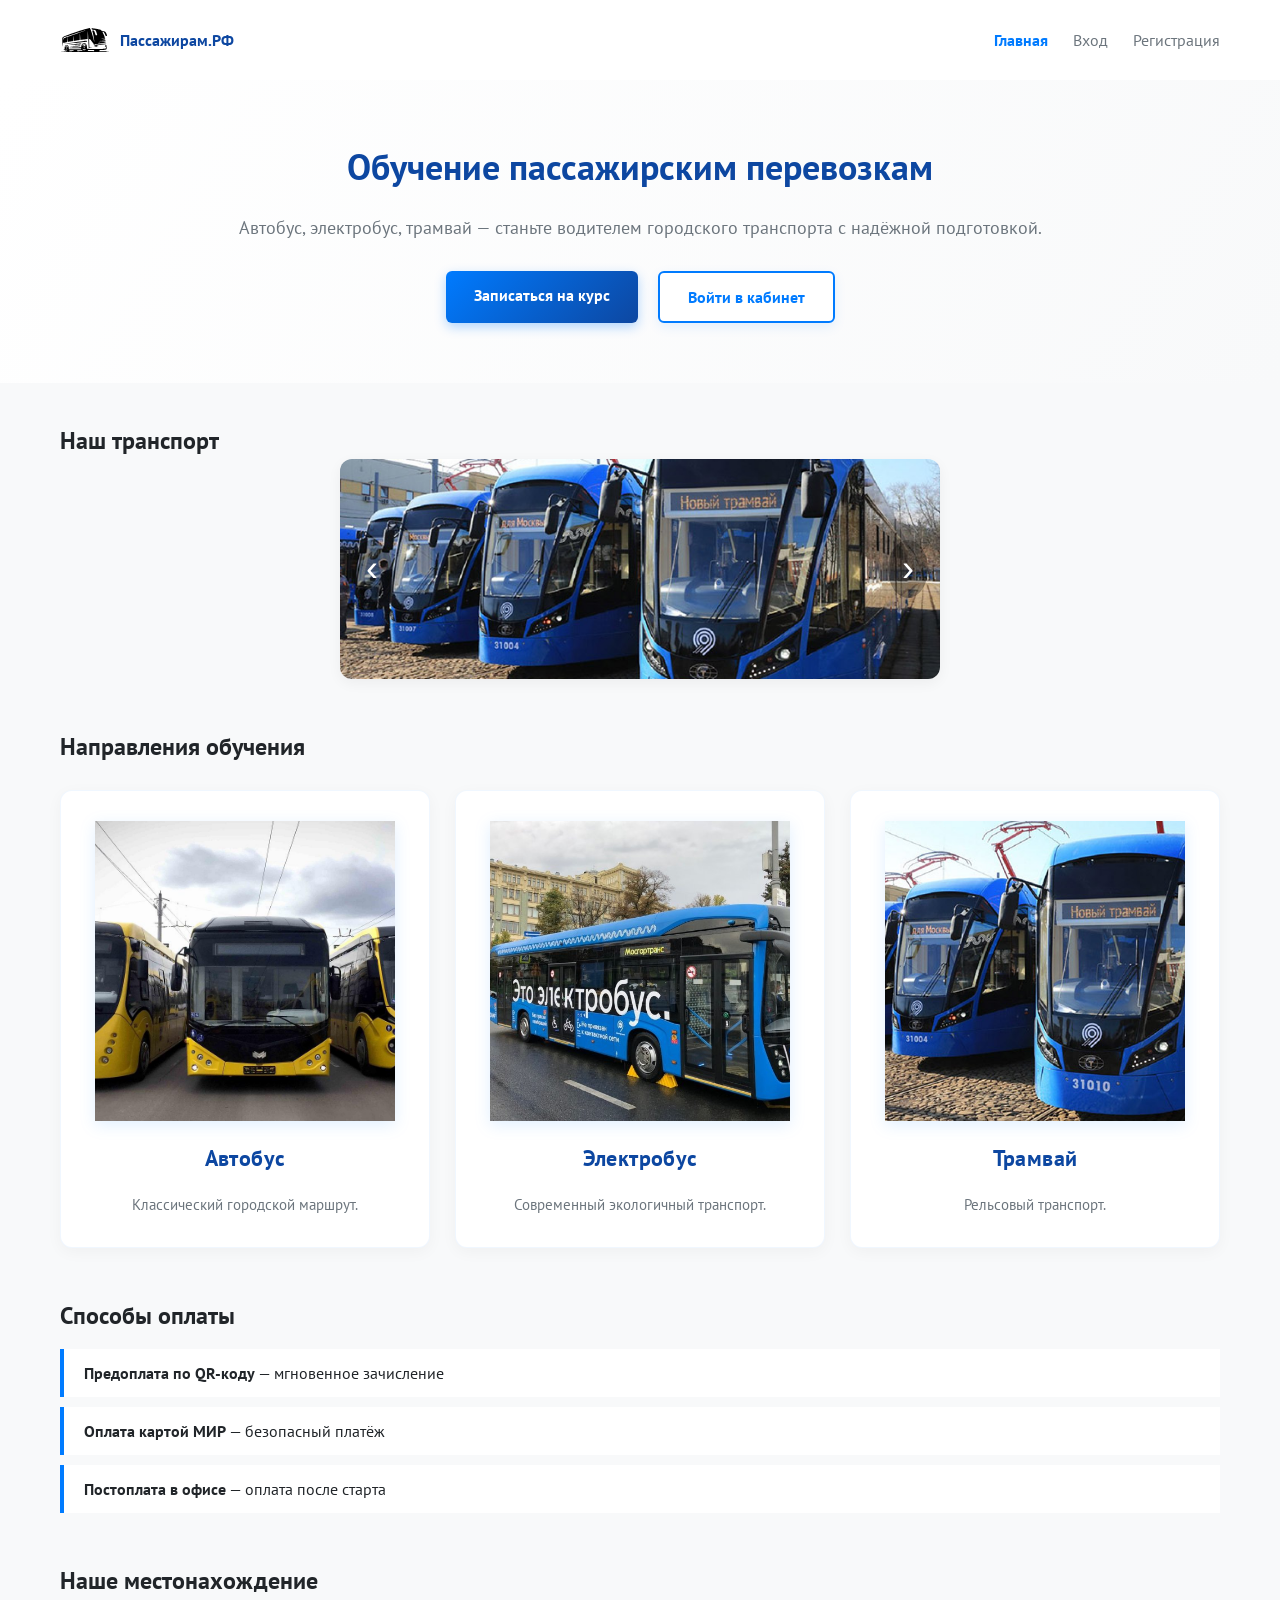
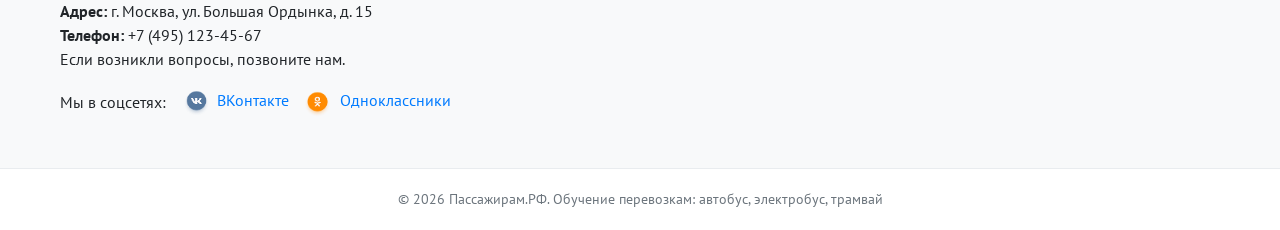
<file: васикова ПМ08/index.html>
<!doctype html>
<html lang="ru">
  <head>
    <meta charset="UTF-8" />
    <meta
      name="viewport"
      content="width=device-width, initial-scale=1.0, maximum-scale=1.0, user-scalable=yes"
    />
    <title>Пассажирам.РФ • Обучение перевозкам</title>
    <link rel="stylesheet" href="assets/css/style.css" />
  </head>
  <body class="page-index">
    <header class="header">
      <div class="container header__inner">
        <a class="logo" href="index.html">
          <img
            src="assets/img/logo-placeholder.svg"
            alt="Логотип"
            class="logo__img"
          />
          <span class="logo__text">Пассажирам.РФ</span>
        </a>
        <nav class="nav" aria-label="Основная навигация">
          <ul class="nav__list">
            <li class="nav__item">
              <a href="index.html" class="nav__link nav__link--active"
                >Главная</a
              >
            </li>
            <li class="nav__item">
              <a href="assets/login.html" class="nav__link">Вход</a>
            </li>
            <li class="nav__item">
              <a href="assets/register.html" class="nav__link">Регистрация</a>
            </li>
          </ul>
        </nav>
      </div>
    </header>

    <main>
      <section class="hero">
        <div class="container">
          <h1>Обучение пассажирским перевозкам</h1>
          <p class="hero__subtitle">
            Автобус, электробус, трамвай — станьте водителем городского
            транспорта с надёжной подготовкой.
          </p>
          <div class="hero__actions">
            <a href="assets/register.html" class="btn btn--primary btn--ripple"
              >Записаться на курс</a
            >
            <a href="assets/login.html" class="btn btn--outline btn--ripple"
              >Войти в кабинет</a
            >
          </div>
        </div>
      </section>

      <!-- Слайдер (Модуль 2) -->
      <section class="slider-section container">
        <h2>Наш транспорт</h2>
        <div class="slider" data-slider>
          <button
            class="slider__btn slider__btn--prev"
            data-slider-prev
            aria-label="Назад"
          >
            &#8249;
          </button>
          <div class="slider__track" data-slider-track>
            <div class="slider__slide">
              <img src="assets/img/slide1.jpg" alt="Автобус" />
            </div>
            <div class="slider__slide">
              <img src="assets/img/slide2.jpg" alt="Электробус" />
            </div>
            <div class="slider__slide">
              <img src="assets/img/slide3.jpg" alt="Трамвай" />
            </div>
            <div class="slider__slide">
              <img src="assets/img/slide4.jpg" alt="Учебный процесс" />
            </div>
          </div>
          <button
            class="slider__btn slider__btn--next"
            data-slider-next
            aria-label="Вперёд"
          >
            &#8250;
          </button>
        </div>
      </section>

      <section class="directions container">
        <h2>Направления обучения</h2>
        <div class="cards">
          <div class="card card--hover">
            <div class="card__icon">
              <img src="./assets/img/avtobus.jpg" alt="" />
            </div>
            <h3>Автобус</h3>
            <p>Классический городской маршрут.</p>
          </div>
          <div class="card card--hover">
            <div class="card__icon">
              <img src="./assets/img/electrobus.jpg" alt="" />
            </div>
            <h3>Электробус</h3>
            <p>Современный экологичный транспорт.</p>
          </div>
          <div class="card card--hover">
            <div class="card__icon">
              <img src="./assets/img/tramvai.jpg" alt="" />
            </div>
            <h3>Трамвай</h3>
            <p>Рельсовый транспорт.</p>
          </div>
        </div>
      </section>

      <section class="payment-info container">
        <h2>Способы оплаты</h2>
        <ul class="payment-list">
          <li class="payment-item">
            <strong>Предоплата по QR-коду</strong> — мгновенное зачисление
          </li>
          <li class="payment-item">
            <strong>Оплата картой МИР</strong> — безопасный платёж
          </li>
          <li class="payment-item">
            <strong>Постоплата в офисе</strong> — оплата после старта
          </li>
        </ul>
      </section>

      <section class="contacts container">
        <h2>Наше местонахождение</h2>
        <p><strong>Адрес:</strong> г. Москва, ул. Большая Ордынка, д. 15</p>
        <p><strong>Телефон:</strong> +7 (495) 123-45-67</p>
        <p class="contacts__note">Если возникли вопросы, позвоните нам.</p>
        <div class="social">
          <span>Мы в соцсетях:</span>
          <a href="#" class="social__link" aria-label="ВКонтакте"
            ><img src="assets/img/vk-icon.png" alt="" /> ВКонтакте</a
          >
          <a href="#" class="social__link" aria-label="Одноклассники"
            ><img src="assets/img/ok-icon.png" alt="" /> Одноклассники</a
          >
        </div>
      </section>
    </main>

    <footer class="footer">
      <div class="container footer__inner">
        <p>
          © 2026 Пассажирам.РФ. Обучение перевозкам: автобус, электробус,
          трамвай
        </p>
      </div>
    </footer>
    <script src="assets/js/app.js"></script>
  </body>
</html>
</file>
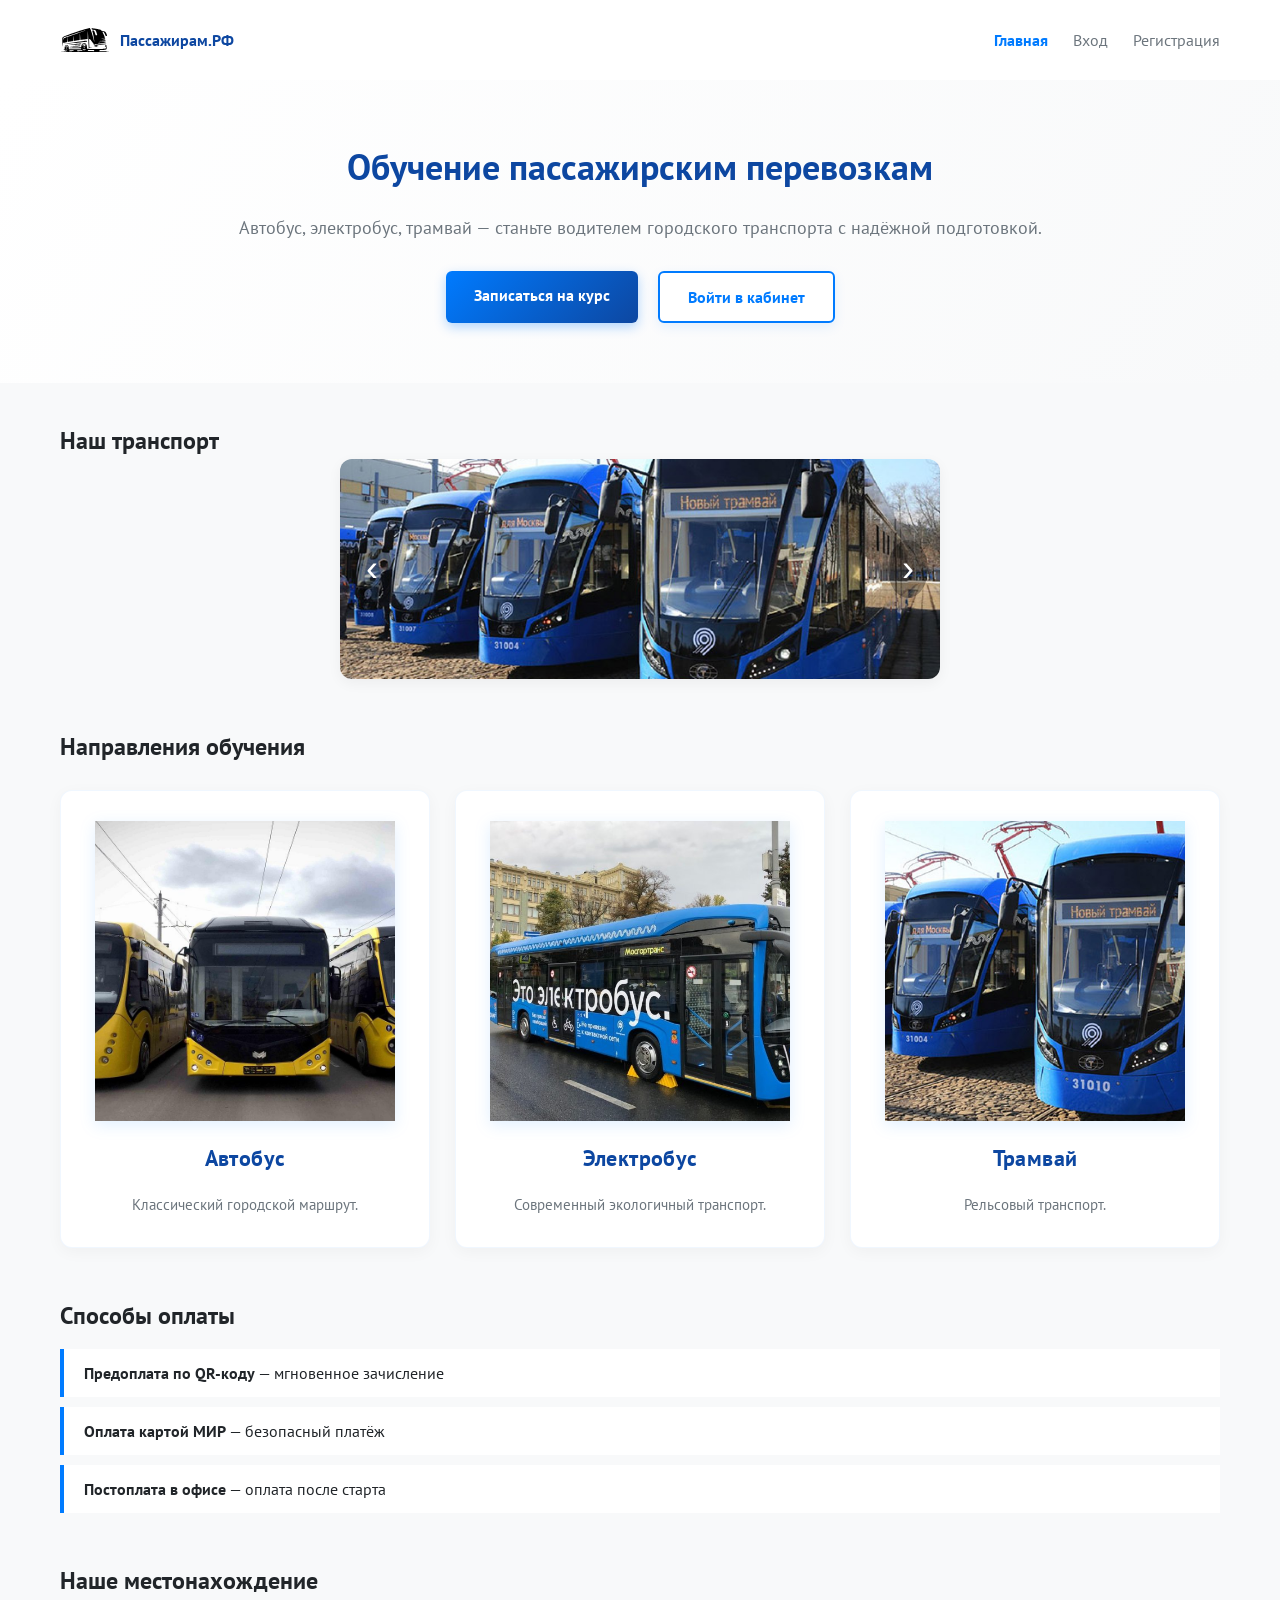
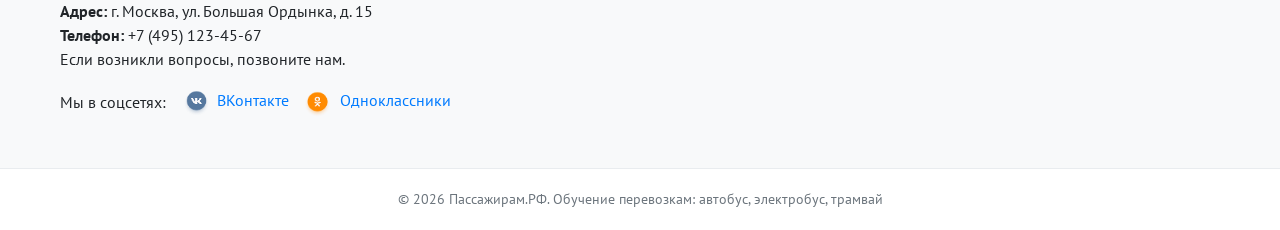
<file: васикова ПМ08/assets/admin.html>
<!doctype html>
<html lang="ru">
  <head>
    <meta charset="UTF-8" />
    <meta
      name="viewport"
      content="width=device-width, initial-scale=1.0, maximum-scale=1.0, user-scalable=yes"
    />
    <title>Админ-панель • Пассажирам.РФ</title>
    <link rel="stylesheet" href="css/style.css" />
  </head>
  <body class="page-admin">
    <header class="header">
      <div class="container header__inner">
        <a class="logo" href="../index.html"
          ><img src="img/logo-placeholder.svg" alt="" class="logo__img" /><span
            class="logo__text"
            >Пассажирам.РФ</span
          ></a
        >
        <nav class="nav">
          <ul class="nav__list">
            <li class="nav__item">
              <a href="#" id="adminLogout" class="nav__link">Выйти</a>
            </li>
          </ul>
        </nav>
      </div>
    </header>
    <main class="container admin-panel">
      <h1>Управление заявками</h1>
      <div class="admin-controls">
        <input
          type="text"
          id="adminSearch"
          placeholder="Поиск по логину или транспорту"
          class="admin-search"
        />
        <select id="adminSort" class="admin-select">
          <option value="newest">Сначала новые</option>
          <option value="oldest">Сначала старые</option>
        </select>
      </div>
      <div id="adminRequestsContainer" class="requests-list"></div>
      <div class="pagination" id="adminPagination"></div>
    </main>
    <div id="toast" class="toast"></div>
    <footer class="footer">
      <div class="container footer__inner"><p>© 2026 Пассажирам.РФ</p></div>
    </footer>
    <script src="js/app.js"></script>
  </body>
</html>
</file>
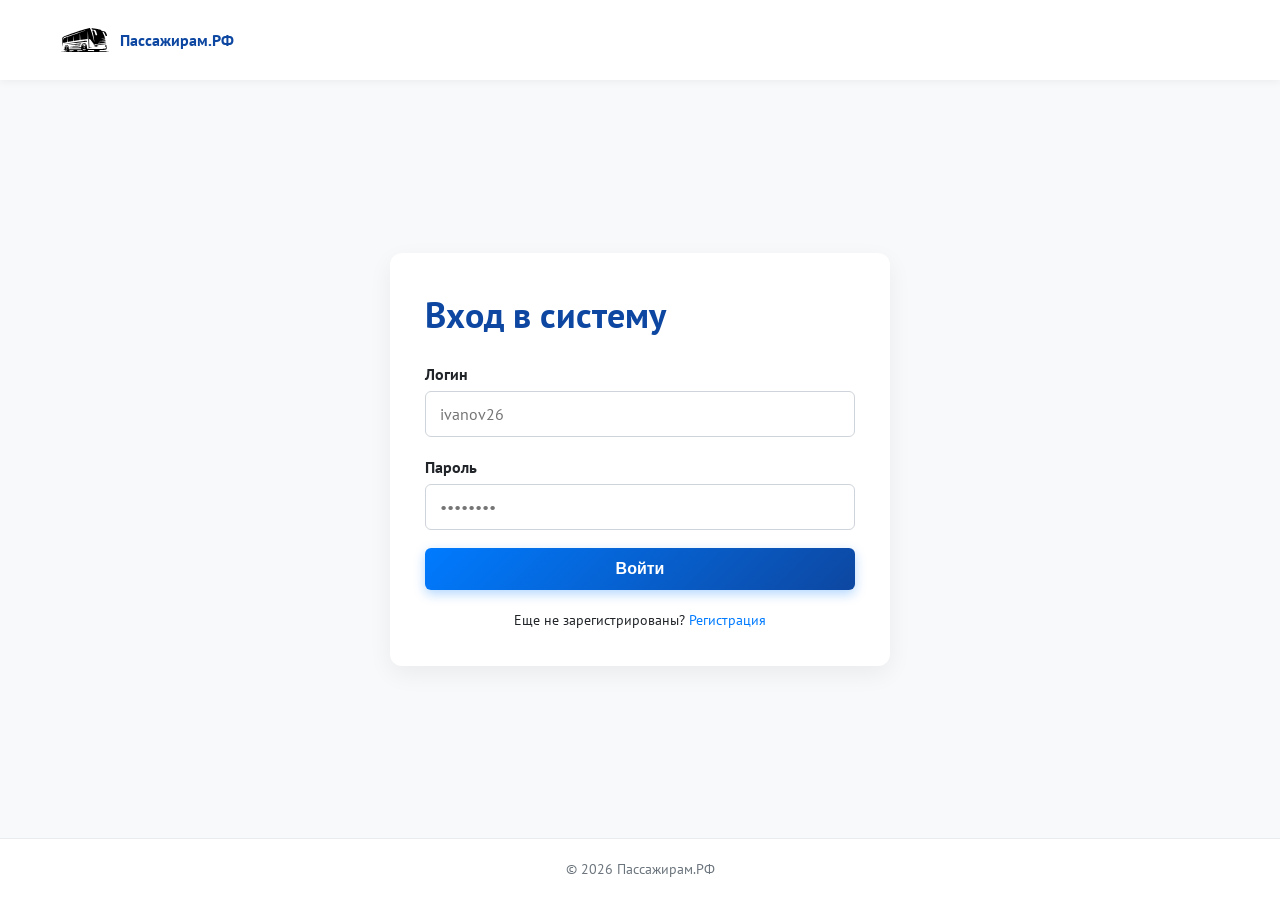
<file: васикова ПМ08/assets/dashboard.html>
<!doctype html>
<html lang="ru">
  <head>
    <meta charset="UTF-8" />
    <meta
      name="viewport"
      content="width=device-width, initial-scale=1.0, maximum-scale=1.0, user-scalable=yes"
    />
    <title>Личный кабинет • Пассажирам.РФ</title>
    <link rel="stylesheet" href="css/style.css" />
  </head>
  <body class="page-dashboard">
    <header class="header">
      <div class="container header__inner">
        <a class="logo" href="../index.html"
          ><img src="img/logo-placeholder.svg" alt="" class="logo__img" /><span
            class="logo__text"
            >Пассажирам.РФ</span
          ></a
        >
        <nav class="nav">
          <ul class="nav__list">
            <li class="nav__item">
              <a href="dashboard.html" class="nav__link nav__link--active"
                >Кабинет</a
              >
            </li>
            <li class="nav__item">
              <a href="request.html" class="nav__link">Оформить заявку</a>
            </li>
            <li class="nav__item">
              <a href="#" id="logoutBtn" class="nav__link">Выйти</a>
            </li>
          </ul>
        </nav>
      </div>
    </header>
    <main class="container dashboard">
      <h1>Личный кабинет</h1>
      <p id="userGreeting" class="dashboard__greeting">Добро пожаловать!</p>
      <section class="dashboard__section">
        <h2>Мои заявки</h2>
        <div id="userRequestsContainer" class="requests-list">
          <p>Заявок пока нет.</p>
        </div>
      </section>
      <section class="dashboard__section" id="feedbackSection">
        <h2>Оставить отзыв</h2>
        <p id="feedbackLockMessage" class="form__message"></p>
        <form
          id="feedbackForm"
          class="form form--feedback"
          style="display: none"
        >
          <div class="form__group">
            <label for="feedbackText">Ваш отзыв</label
            ><textarea id="feedbackText" rows="4"></textarea>
          </div>
          <button type="submit" class="btn btn--primary btn--ripple">
            Отправить отзыв
          </button>
          <div id="feedbackMessage" class="form__message"></div>
        </form>
      </section>
    </main>
    <footer class="footer">
      <div class="container footer__inner"><p>© 2026 Пассажирам.РФ</p></div>
    </footer>
    <script src="js/app.js"></script>
  </body>
</html>
</file>
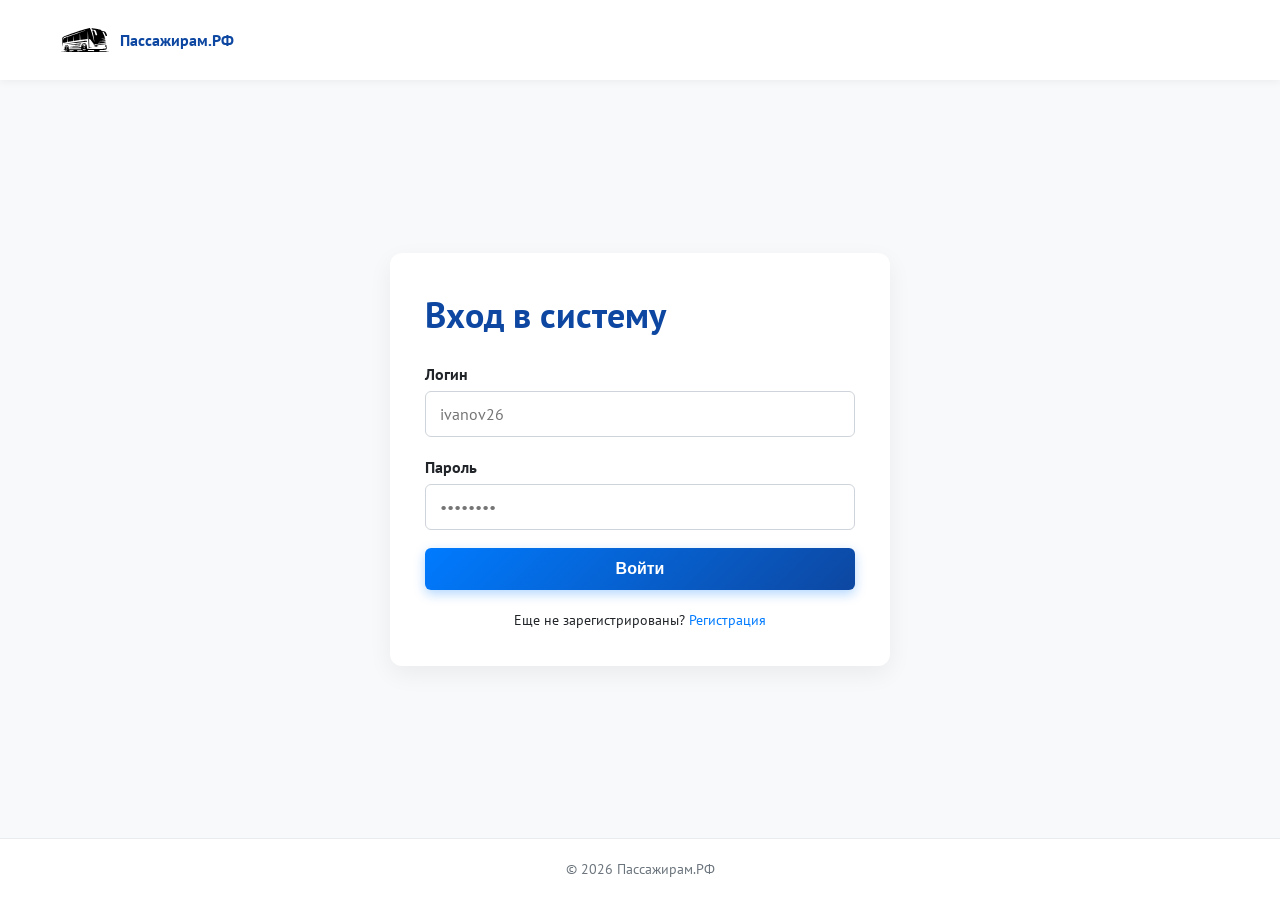
<file: васикова ПМ08/assets/login.html>
<!doctype html>
<html lang="ru">
  <head>
    <meta charset="UTF-8" />
    <meta
      name="viewport"
      content="width=device-width, initial-scale=1.0, maximum-scale=1.0, user-scalable=yes"
    />
    <title>Вход • Пассажирам.РФ</title>
    <link rel="stylesheet" href="css/style.css" />
  </head>
  <body class="page-auth">
    <header class="header">
      <div class="container header__inner">
        <a class="logo" href="../index.html"
          ><img src="img/logo-placeholder.svg" alt="" class="logo__img" /><span
            class="logo__text"
            >Пассажирам.РФ</span
          ></a
        >
      </div>
    </header>
    <main class="auth-container">
      <form id="loginForm" class="form form--animated" novalidate>
        <h1>Вход в систему</h1>
        <div class="form__group">
          <label for="login">Логин</label>
          <input
            type="text"
            id="login"
            name="login"
            placeholder="ivanov26"
            required
          />
          <span class="form__hint" data-hint="login"></span>
        </div>
        <div class="form__group">
          <label for="password">Пароль</label>
          <input
            type="password"
            id="password"
            name="password"
            placeholder="••••••••"
            required
          />
          <span class="form__hint" data-hint="password"></span>
        </div>
        <div id="loginMessage" class="form__message"></div>
        <button type="submit" class="btn btn--primary btn--full btn--ripple">
          Войти
        </button>
        <p class="form__switch">
          Еще не зарегистрированы? <a href="register.html">Регистрация</a>
        </p>
      </form>
    </main>
    <footer class="footer">
      <div class="container footer__inner"><p>© 2026 Пассажирам.РФ</p></div>
    </footer>
    <script src="js/app.js"></script>
  </body>
</html>
</file>
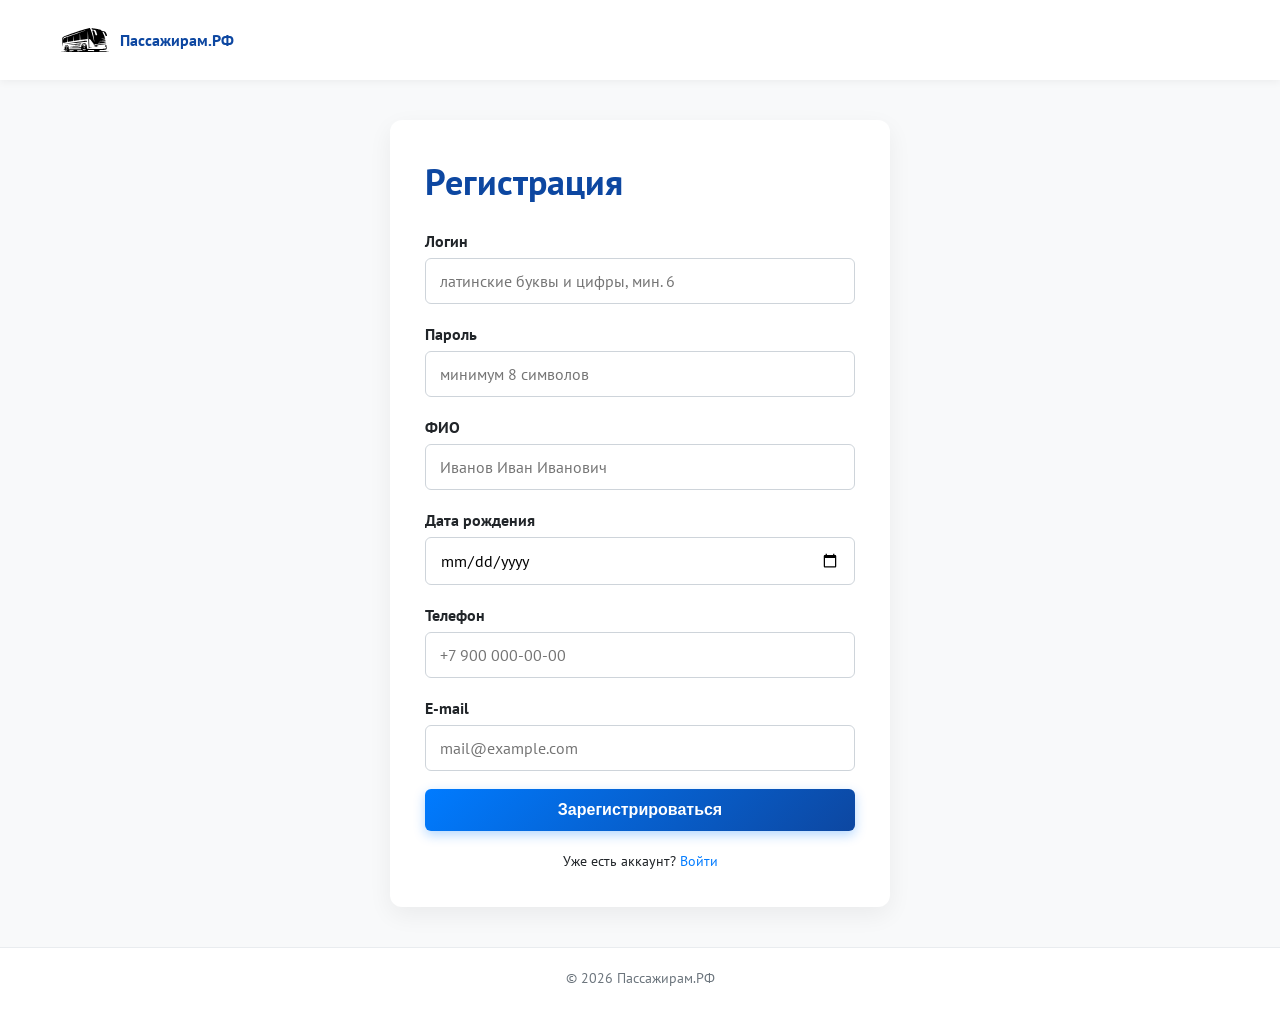
<file: васикова ПМ08/assets/register.html>
<!doctype html>
<html lang="ru">
  <head>
    <meta charset="UTF-8" />
    <meta
      name="viewport"
      content="width=device-width, initial-scale=1.0, maximum-scale=1.0, user-scalable=yes"
    />
    <title>Регистрация • Пассажирам.РФ</title>
    <link rel="stylesheet" href="css/style.css" />
  </head>
  <body class="page-auth">
    <header class="header">
      <div class="container header__inner">
        <a class="logo" href="../index.html"
          ><img src="img/logo-placeholder.svg" alt="" class="logo__img" /><span
            class="logo__text"
            >Пассажирам.РФ</span
          ></a
        >
      </div>
    </header>
    <main class="auth-container">
      <form id="registerForm" class="form form--animated" novalidate>
        <h1>Регистрация</h1>
        <div class="form__group">
          <label for="regLogin">Логин</label
          ><input
            type="text"
            id="regLogin"
            placeholder="латинские буквы и цифры, мин. 6"
            required
          /><span class="form__hint" data-hint="regLogin"></span>
        </div>
        <div class="form__group">
          <label for="regPassword">Пароль</label
          ><input
            type="password"
            id="regPassword"
            placeholder="минимум 8 символов"
            required
          /><span class="form__hint" data-hint="regPassword"></span>
        </div>
        <div class="form__group">
          <label for="fullName">ФИО</label
          ><input
            type="text"
            id="fullName"
            placeholder="Иванов Иван Иванович"
            required
          /><span class="form__hint" data-hint="fullName"></span>
        </div>
        <div class="form__group">
          <label for="birthDate">Дата рождения</label
          ><input type="date" id="birthDate" required />
        </div>
        <div class="form__group">
          <label for="phone">Телефон</label
          ><input
            type="tel"
            id="phone"
            placeholder="+7 900 000-00-00"
            required
          />
        </div>
        <div class="form__group">
          <label for="email">E-mail</label
          ><input
            type="email"
            id="email"
            placeholder="mail@example.com"
            required
          />
        </div>
        <div id="regMessage" class="form__message"></div>
        <button type="submit" class="btn btn--primary btn--full btn--ripple">
          Зарегистрироваться
        </button>
        <p class="form__switch">
          Уже есть аккаунт? <a href="login.html">Войти</a>
        </p>
      </form>
    </main>
    <footer class="footer">
      <div class="container footer__inner"><p>© 2026 Пассажирам.РФ</p></div>
    </footer>
    <script src="js/app.js"></script>
  </body>
</html>
</file>
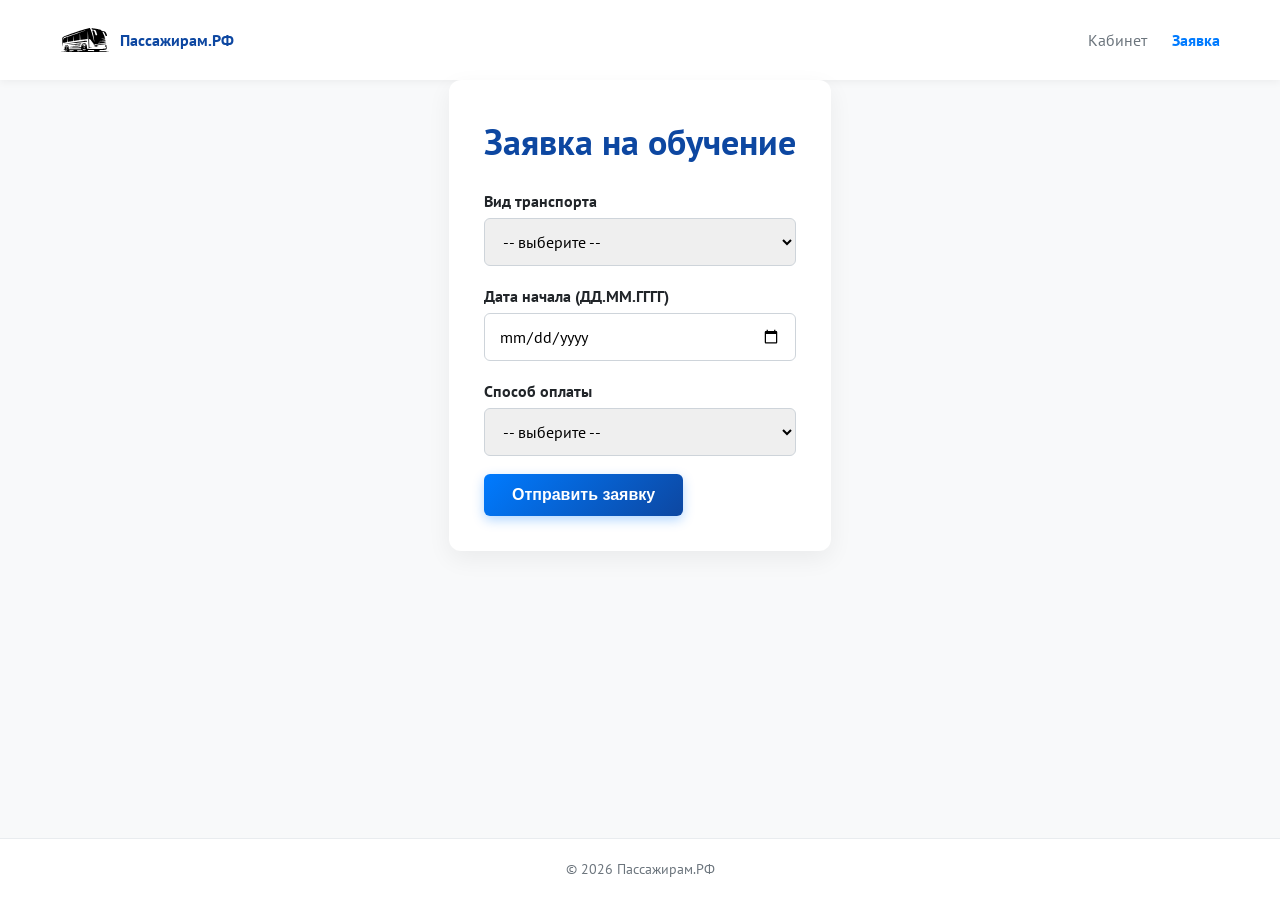
<file: васикова ПМ08/assets/request.html>
<!doctype html>
<html lang="ru">
  <head>
    <meta charset="UTF-8" />
    <meta
      name="viewport"
      content="width=device-width, initial-scale=1.0, maximum-scale=1.0, user-scalable=yes"
    />
    <title>Оформление заявки • Пассажирам.РФ</title>
    <link rel="stylesheet" href="css/style.css" />
  </head>
  <body class="page-request">
    <header class="header">
      <div class="container header__inner">
        <a class="logo" href="../index.html"
          ><img src="img/logo-placeholder.svg" alt="" class="logo__img" /><span
            class="logo__text"
            >Пассажирам.РФ</span
          ></a
        >
        <nav class="nav">
          <ul class="nav__list">
            <li class="nav__item">
              <a href="dashboard.html" class="nav__link">Кабинет</a>
            </li>
            <li class="nav__item">
              <a href="request.html" class="nav__link nav__link--active"
                >Заявка</a
              >
            </li>
          </ul>
        </nav>
      </div>
    </header>
    <main class="container">
      <form
        id="requestForm"
        class="form form--request form--animated"
        novalidate
      >
        <h1>Заявка на обучение</h1>
        <div class="form__group">
          <label for="transportType">Вид транспорта</label
          ><select id="transportType" required>
            <option value="">-- выберите --</option>
            <option value="Автобус">Автобус</option>
            <option value="Электробус">Электробус</option>
            <option value="Трамвай">Трамвай</option>
          </select>
        </div>
      <div class="form__group">
  <label for="startDate">Дата начала (ДД.ММ.ГГГГ)</label>
  <input type="date" id="startDate" required>
  <span class="form__hint" data-hint="startDate"></span>
</div>
        <div class="form__group">
          <label for="paymentMethod">Способ оплаты</label
          ><select id="paymentMethod" required>
            <option value="">-- выберите --</option>
            <option value="Предоплата по QR-коду">Предоплата по QR-коду</option>
            <option value="Оплата картой МИР">Оплата картой МИР</option>
            <option value="Постоплата в офисе">
              Постоплата в офисе организации
            </option>
          </select>
        </div>
        <div id="requestMessage" class="form__message"></div>
        <button type="submit" class="btn btn--primary btn--ripple">
          Отправить заявку
        </button>
      </form>
    </main>
    <footer class="footer">
      <div class="container footer__inner"><p>© 2026 Пассажирам.РФ</p></div>
    </footer>
    <script src="js/app.js"></script>
  </body>
</html>
</file>
<file: васикова ПМ08/assets/css/style.css>
@import url("https://fonts.googleapis.com/css2?family=PT+Sans:ital,wght@0,400;0,700;1,400;1,700&display=swap");

* {
  margin: 0;
  padding: 0;
  box-sizing: border-box;
}
body {
  font-family: "PT Sans", sans-serif;
  font-size: 16px;
  background: #f8f9fa;
  color: #212529;
  line-height: 1.5;
  display: flex;
  flex-direction: column;
  min-height: 100vh;
}
h1 {
  font-weight: 700;
  font-size: 36px;
  margin-bottom: 20px;
  color: #0d47a1;
}
h2,
h3 {
  font-weight: 700;
}
h2 {
  font-size: 24px;
}
h3 {
  font-size: 18px;
}
.container {
  max-width: 1200px;
  margin: 0 auto;
  padding: 0 20px;
}
a {
  color: #007bff;
  text-decoration: none;
}
a:hover {
  text-decoration: underline;
}
.header {
  background: #ffffff;
  box-shadow: 0 2px 8px rgba(0, 0, 0, 0.05);
  padding: 15px 0;
}
.header__inner {
  display: flex;
  justify-content: space-between;
  align-items: center;
  flex-wrap: wrap;
}
.logo {
  display: flex;
  align-items: center;
  gap: 10px;
  color: #0d47a1;
  font-weight: 700;
}
.logo__img {
  width: 50px;
  height: 50px;


}
.nav__list {
  display: flex;
  list-style: none;
  gap: 25px;
}
.nav__link {
  color: #6c757d;
  padding: 5px 0;
  transition: color 0.2s;
}
.nav__link--active,
.nav__link:hover {
  color: #007bff;
  font-weight: 700;
}
.btn {
  display: inline-block;
  padding: 12px 28px;
  border-radius: 6px;
  font-weight: 700;
  font-size: 16px;
  border: none;
  cursor: pointer;
  text-align: center;
  transition: 0.3s ease;
  position: relative;
  overflow: hidden;
}

/* Основная кнопка с градиентом */
.btn--primary {
  background: linear-gradient(135deg, #007bff 0%, #0d47a1 100%);
  color: #ffffff;
  box-shadow: 0 4px 12px rgba(0, 123, 255, 0.3);
}
.btn--primary:hover {
  background: linear-gradient(135deg, #0d47a1 0%, #007bff 100%);
  box-shadow: 0 6px 18px rgba(13, 71, 161, 0.4);
  transform: translateY(-2px);
}
.btn--primary:active {
  transform: translateY(0);
  box-shadow: 0 2px 6px rgba(0, 123, 255, 0.3);
}

/* Контурная кнопка с градиентной рамкой */
.btn--outline {
  background: #ffffff;
  color: #007bff;
  border: 2px solid #007bff;
  box-shadow: 0 4px 12px rgba(0, 123, 255, 0.1);
}
.btn--outline:hover {
  background: linear-gradient(135deg, #007bff 0%, #0d47a1 100%);
  color: #ffffff;
  border-color: transparent;
  box-shadow: 0 6px 18px rgba(13, 71, 161, 0.4);
  transform: translateY(-2px);
}
.btn--outline:active {
  transform: translateY(0);
  box-shadow: 0 2px 6px rgba(0, 123, 255, 0.2);
}

/* Широкая кнопка */
.btn--full {
  width: 100%;
}

/* Ripple-эффект */
.btn--ripple::after {
  content: '';
  position: absolute;
  top: 50%;
  left: 50%;
  width: 0;
  height: 0;
  border-radius: 50%;
  background: rgba(255, 255, 255, 0.4);
  transform: translate(-50%, -50%);
  transition: width 0.6s, height 0.6s;
}
.btn--ripple:active::after {
  width: 300px;
  height: 300px;
}
.hero {
  background: linear-gradient(120deg, #ffffff 0%, #f8f9fa 100%);
  padding: 60px 0;
  text-align: center;
}
.hero__subtitle {
  font-size: 18px;
  color: #6c757d;
  margin-bottom: 30px;
}
.hero__actions {
  display: flex;
  gap: 20px;
  justify-content: center;
  flex-wrap: wrap;
}
.slider-section {
  margin: 40px auto;
}
.slider {
  position: relative;
  overflow: hidden;
  border-radius: 12px;
  background: #fff;
  box-shadow: 0 4px 14px rgba(0,0,0,0.05);
  max-width: 600px;
  margin: 0 auto;
}
.slider__track {
  display: flex;
  transition: transform 0.4s ease;
}
.slider__slide {
  min-width: 100%;
}
.slider__slide img {
  width: 100%;
  height: 220px;
  object-fit: cover;
  display: block;
}
.slider__btn {
  position: absolute;
  top: 50%;
  transform: translateY(-50%);
  background: rgba(0, 0, 0, 0.3);
  color: #fff;
  border: none;
  font-size: 36px;
  padding: 8px 14px;
  cursor: pointer;
  z-index: 2;
  border-radius: 50%;
  transition: background 0.2s;
}
.slider__btn:hover {
  background: rgba(0, 0, 0, 0.6);
}
.slider__btn--prev {
  left: 12px;
}
.slider__btn--next {
  right: 12px;
}
.directions,
.payment-info,
.contacts {
  margin: 50px auto;
}
.cards {
  display: grid;
  grid-template-columns: repeat(auto-fit, minmax(220px, 1fr));
  gap: 25px;
  margin-top: 25px;
}
.card {
  background: #ffffff;
  padding: 30px 25px;
  border-radius: 12px;
  text-align: center;
  box-shadow: 0 4px 16px rgba(0, 0, 0, 0.04);
  transition: transform 0.3s ease, box-shadow 0.3s ease;
  border: 1px solid rgba(0, 123, 255, 0.06);
}

.card--hover:hover {
  transform: translateY(-6px);
  box-shadow: 0 14px 30px rgba(13, 71, 161, 0.12);
  border-color: rgba(0, 123, 255, 0.25);
}

.card__icon img {
  width: 300px;
  height: 300px;
  object-fit: cover;
  margin-bottom: 15px;
  transition: transform 0.3s ease, filter 0.3s ease;
  filter: drop-shadow(0 4px 8px rgba(0, 123, 255, 0.12));
}

.card--hover:hover .card__icon img {
  transform: scale(1.04);
  filter: drop-shadow(0 8px 16px rgba(13, 71, 161, 0.2));
}

.card h3 {
  font-family: 'PT Sans', sans-serif;
  font-weight: 700;
  font-size: 22px;
  color: #0d47a1;
  margin-bottom: 8px;
  letter-spacing: 0.4px;
  position: relative;
  display: inline-block;
}

.card h3::after {
  content: '';
  position: absolute;
  bottom: -6px;
  left: 50%;
  transform: translateX(-50%);
  width: 28px;
  height: 3px;
  background: linear-gradient(90deg, #007bff, #0d47a1);
  border-radius: 2px;
  opacity: 0;
  transition: width 0.3s ease, opacity 0.3s ease;
}

.card--hover:hover h3::after {
  width: 60px;
  opacity: 1;
}

.card p {
  font-family: 'PT Sans', sans-serif;
  font-size: 15px;
  color: #6c757d;
  line-height: 1.6;
  margin-top: 10px;
}
.payment-list {
  list-style: none;
  margin-top: 15px;
}
.payment-item {
  background: #ffffff;
  margin-bottom: 10px;
  padding: 12px 20px;
  border-left: 4px solid #007bff;
  transition: background 0.2s;
}
.payment-item:hover {
  background: #eef5ff;
}
.social {
  margin-top: 15px;
  display: flex;
  align-items: center;
  gap: 15px;
  flex-wrap: wrap;
}
.social__link img {
  width: 32px;
  height: 32px;
  vertical-align: middle;
}
.auth-container {
  flex: 1;
  display: flex;
  align-items: center;
  justify-content: center;
  padding: 40px 20px;
}
.form {
  background: #ffffff;
  padding: 35px;
  border-radius: 12px;
  box-shadow: 0 8px 24px rgba(0, 0, 0, 0.06);
  width: 100%;
  max-width: 500px;
}
.form--animated {
  animation: fadeUp 0.4s ease;
}
@keyframes fadeUp {
  from {
    opacity: 0;
    transform: translateY(20px);
  }
  to {
    opacity: 1;
    transform: translateY(0);
  }
}
.form__group {
  margin-bottom: 18px;
}
.form__group label {
  display: block;
  margin-bottom: 5px;
  font-weight: 700;
}
.form__group input,
.form__group select,
.form__group textarea {
  width: 100%;
  padding: 12px 14px;
  border: 1px solid #ced4da;
  border-radius: 6px;
  font-family: "PT Sans", sans-serif;
  font-size: 16px;
  transition: border 0.2s;
}
.form__group input:focus,
.form__group select:focus {
  border-color: #007bff;
  outline: none;
}
.form__hint {
  font-size: 12px;
  font-style: italic;
  color: #dc3545;
  display: none;
  margin-top: 4px;
}
.form__message {
  margin: 10px 0;
  font-weight: 700;
}
.form__switch {
  margin-top: 20px;
  text-align: center;
  font-size: 14px;
}
.dashboard,
.admin-panel {
  padding: 40px 0;
}
.dashboard__greeting {
  font-size: 20px;
  margin-bottom: 30px;
  padding-left: 10px;
}
.dashboard__section {
  background: #ffffff;
  padding: 25px;
  border-radius: 10px;
  margin-bottom: 30px;
}
.requests-list {
  margin-top: 15px;
}
.request-item {
  background: #f8f9fa;
  padding: 15px;
  border-radius: 8px;
  margin-bottom: 12px;
  display: flex;
  justify-content: space-between;
  align-items: center;
  flex-wrap: wrap;
  transition: background 0.2s;
}
.request-item:hover {
  background: #eef5ff;
}
.status-badge {
  padding: 4px 12px;
  border-radius: 20px;
  font-size: 14px;
  font-weight: 700;
}
.status-Новая {
  background: #e9ecef;
  color: #0d47a1;
}
.status-Идет.обучение {
  background: #cce5ff;
  color: #004085;
}
.status-Обучение.завершено {
  background: #d4edda;
  color: #155724;
}
.admin-controls {
  display: flex;
  gap: 15px;
  margin-bottom: 20px;
  flex-wrap: wrap;
}
.admin-search {
  flex: 1;
  padding: 10px;
  border: 1px solid #ced4da;
  border-radius: 6px;
}
.admin-select {
  padding: 8px 12px;
  border-radius: 6px;
  border: 1px solid #ced4da;
}
.pagination {
  display: flex;
  gap: 8px;
  margin-top: 20px;
  justify-content: center;
}
.pagination button {
  padding: 8px 14px;
  border: 1px solid #007bff;
  background: #fff;
  color: #007bff;
  border-radius: 6px;
  cursor: pointer;
}
.pagination button.active {
  background: #007bff;
  color: #fff;
}
.toast {
  position: fixed;
  bottom: 30px;
  right: 30px;
  background: #0d47a1;
  color: #fff;
  padding: 14px 24px;
  border-radius: 8px;
  opacity: 0;
  transform: translateY(20px);
  transition: 0.3s;
  z-index: 999;
  pointer-events: none;
}
.toast--show {
  opacity: 1;
  transform: translateY(0);
}
.footer {
  margin-top: auto;
  background: #ffffff;
  padding: 20px 0;
  color: #6c757d;
  font-size: 14px;
  border-top: 1px solid #e9ecef;
}
.footer__inner {
  text-align: center;
}
@media (max-width: 600px) {
  h1 {
    font-size: 28px;
    text-align: center;
  }
  .header__inner {
    flex-direction: column;
    gap: 15px;
  }
  .nav__list {
    gap: 15px;
  }
  .slider__slide img {
    height: 180px;
  }
}
</file>
